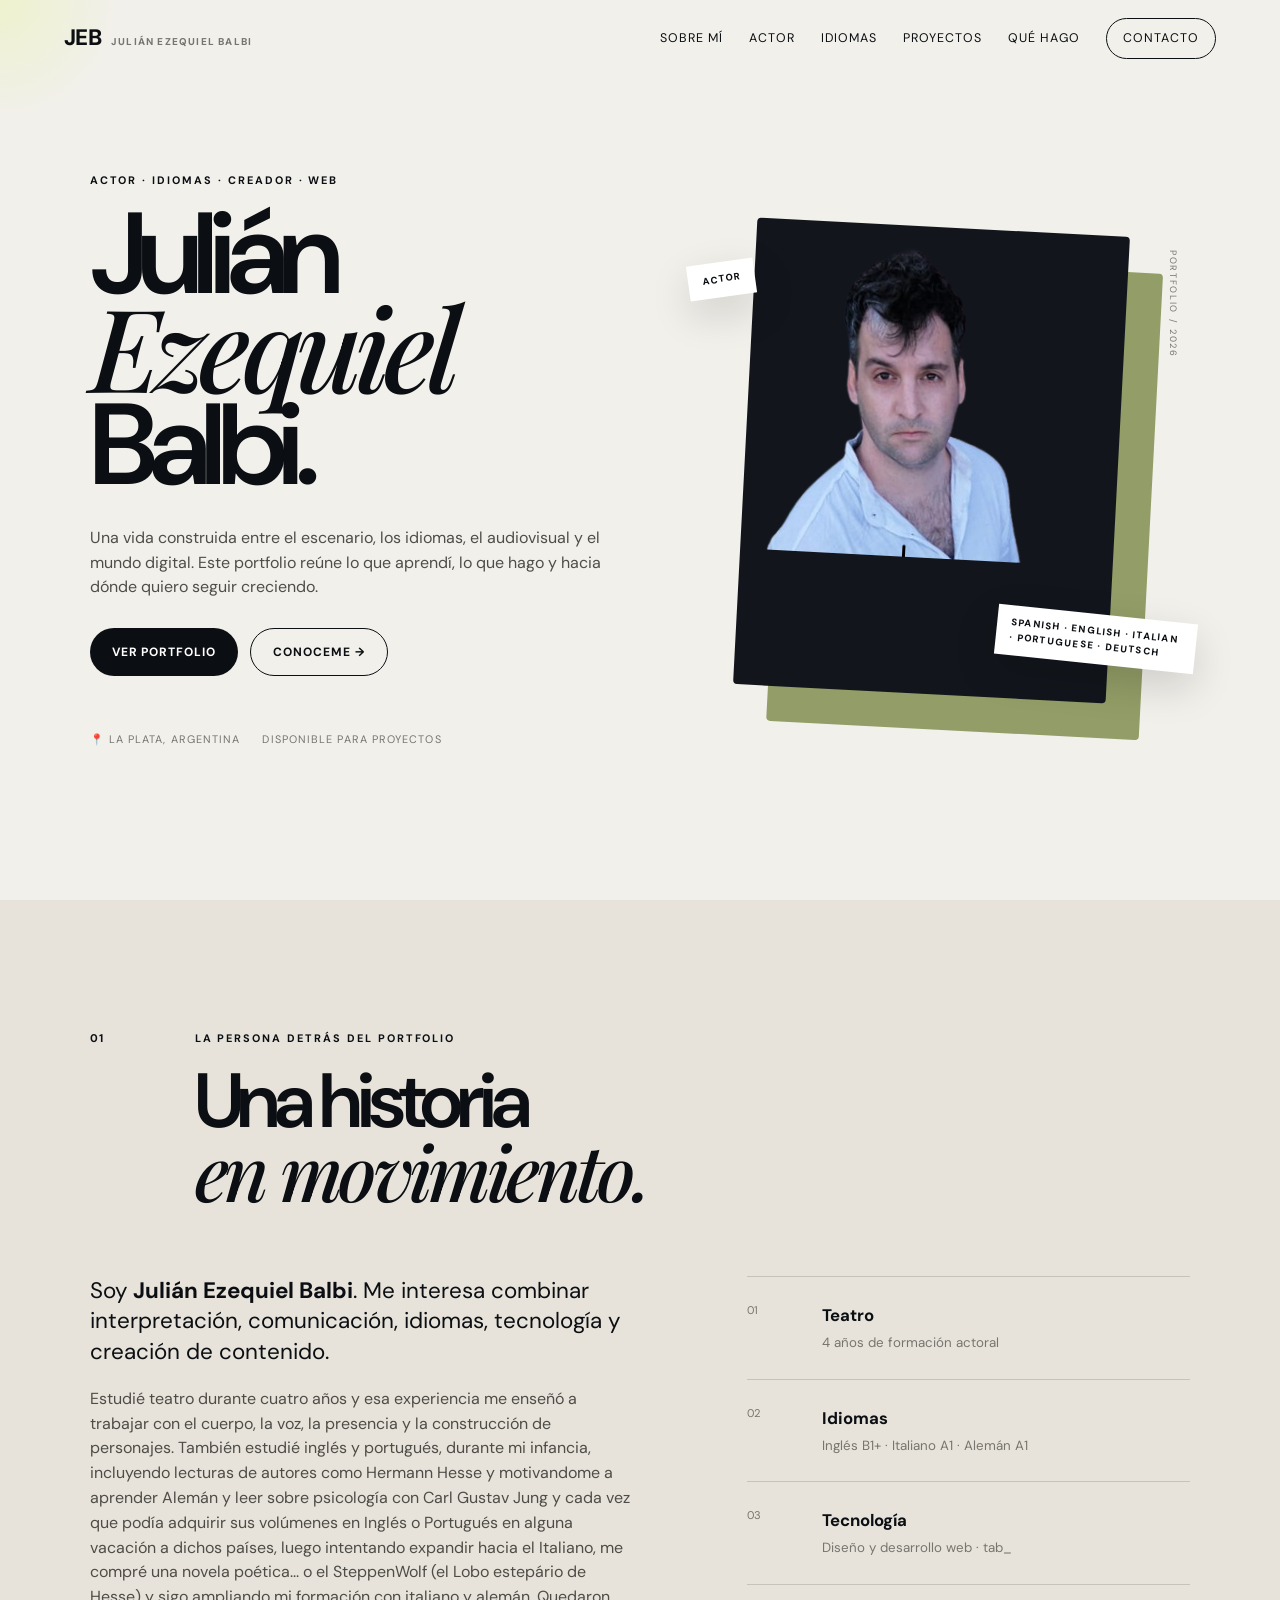
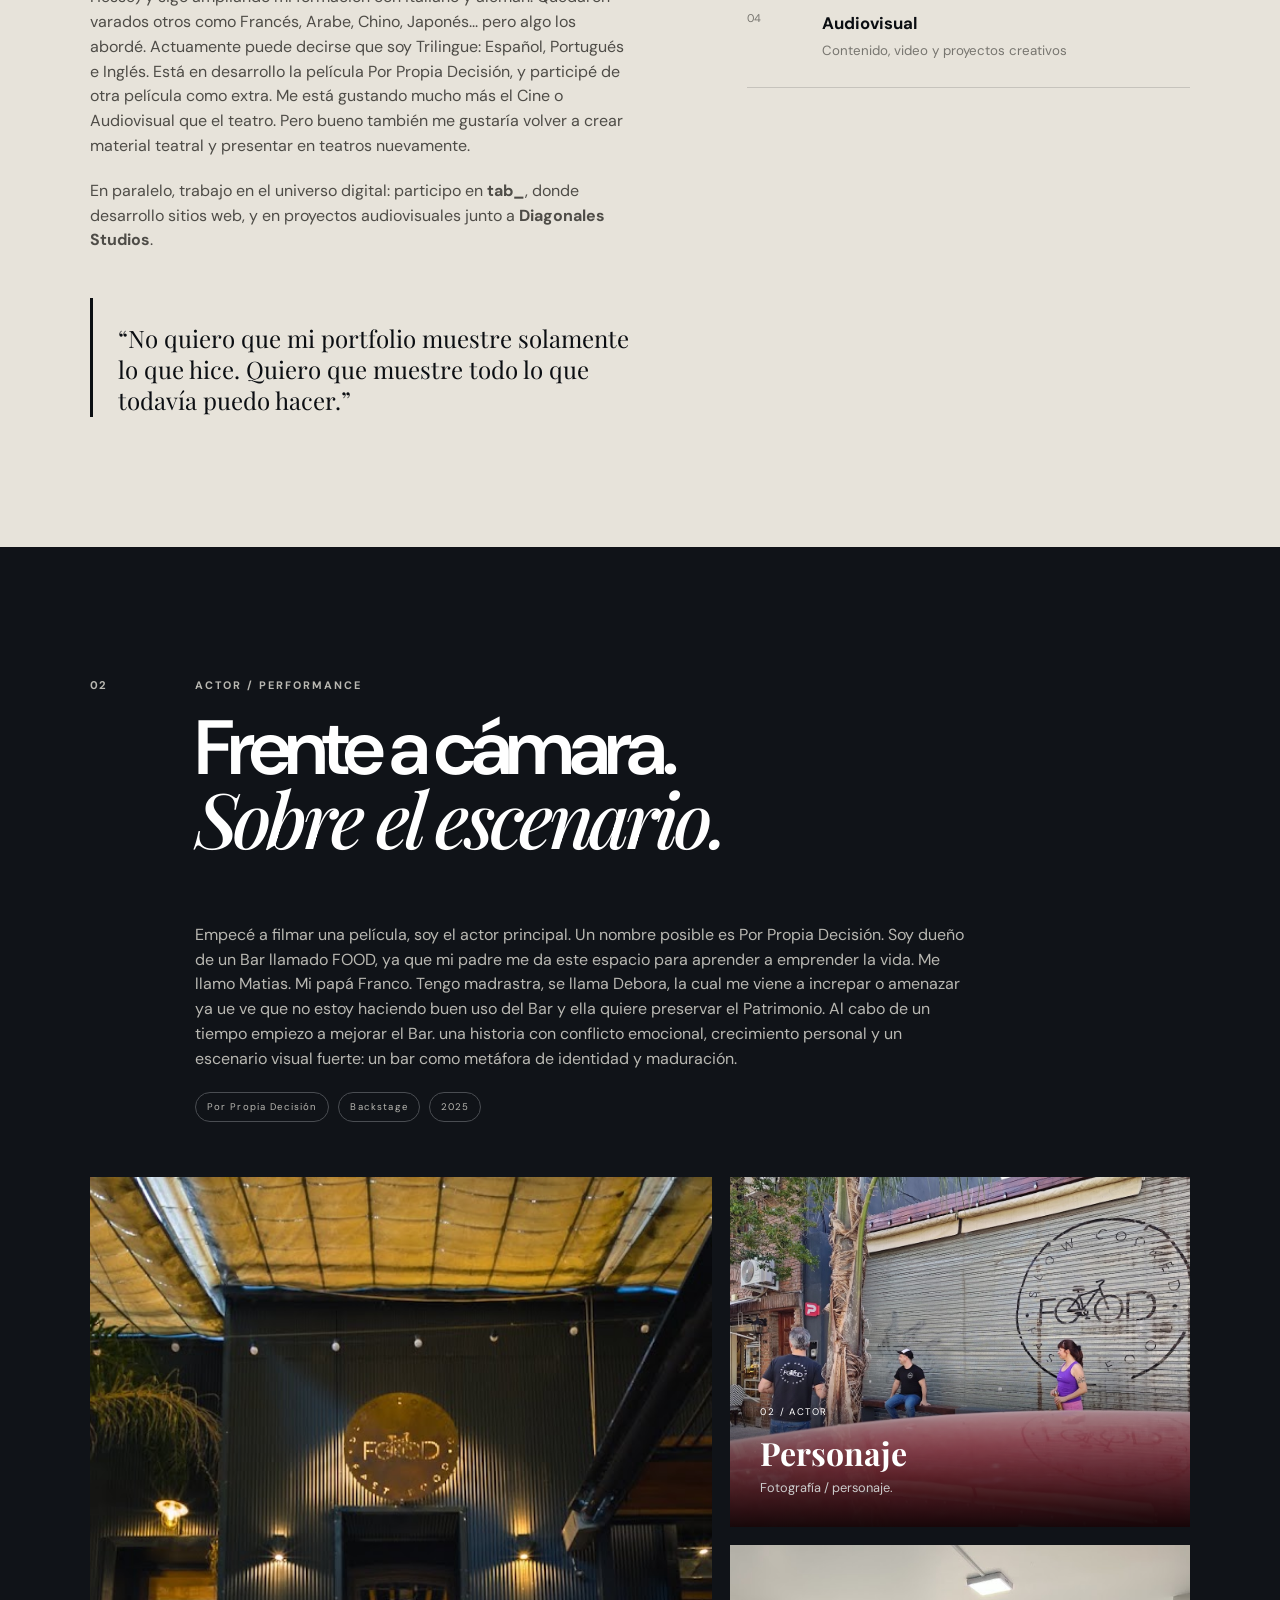
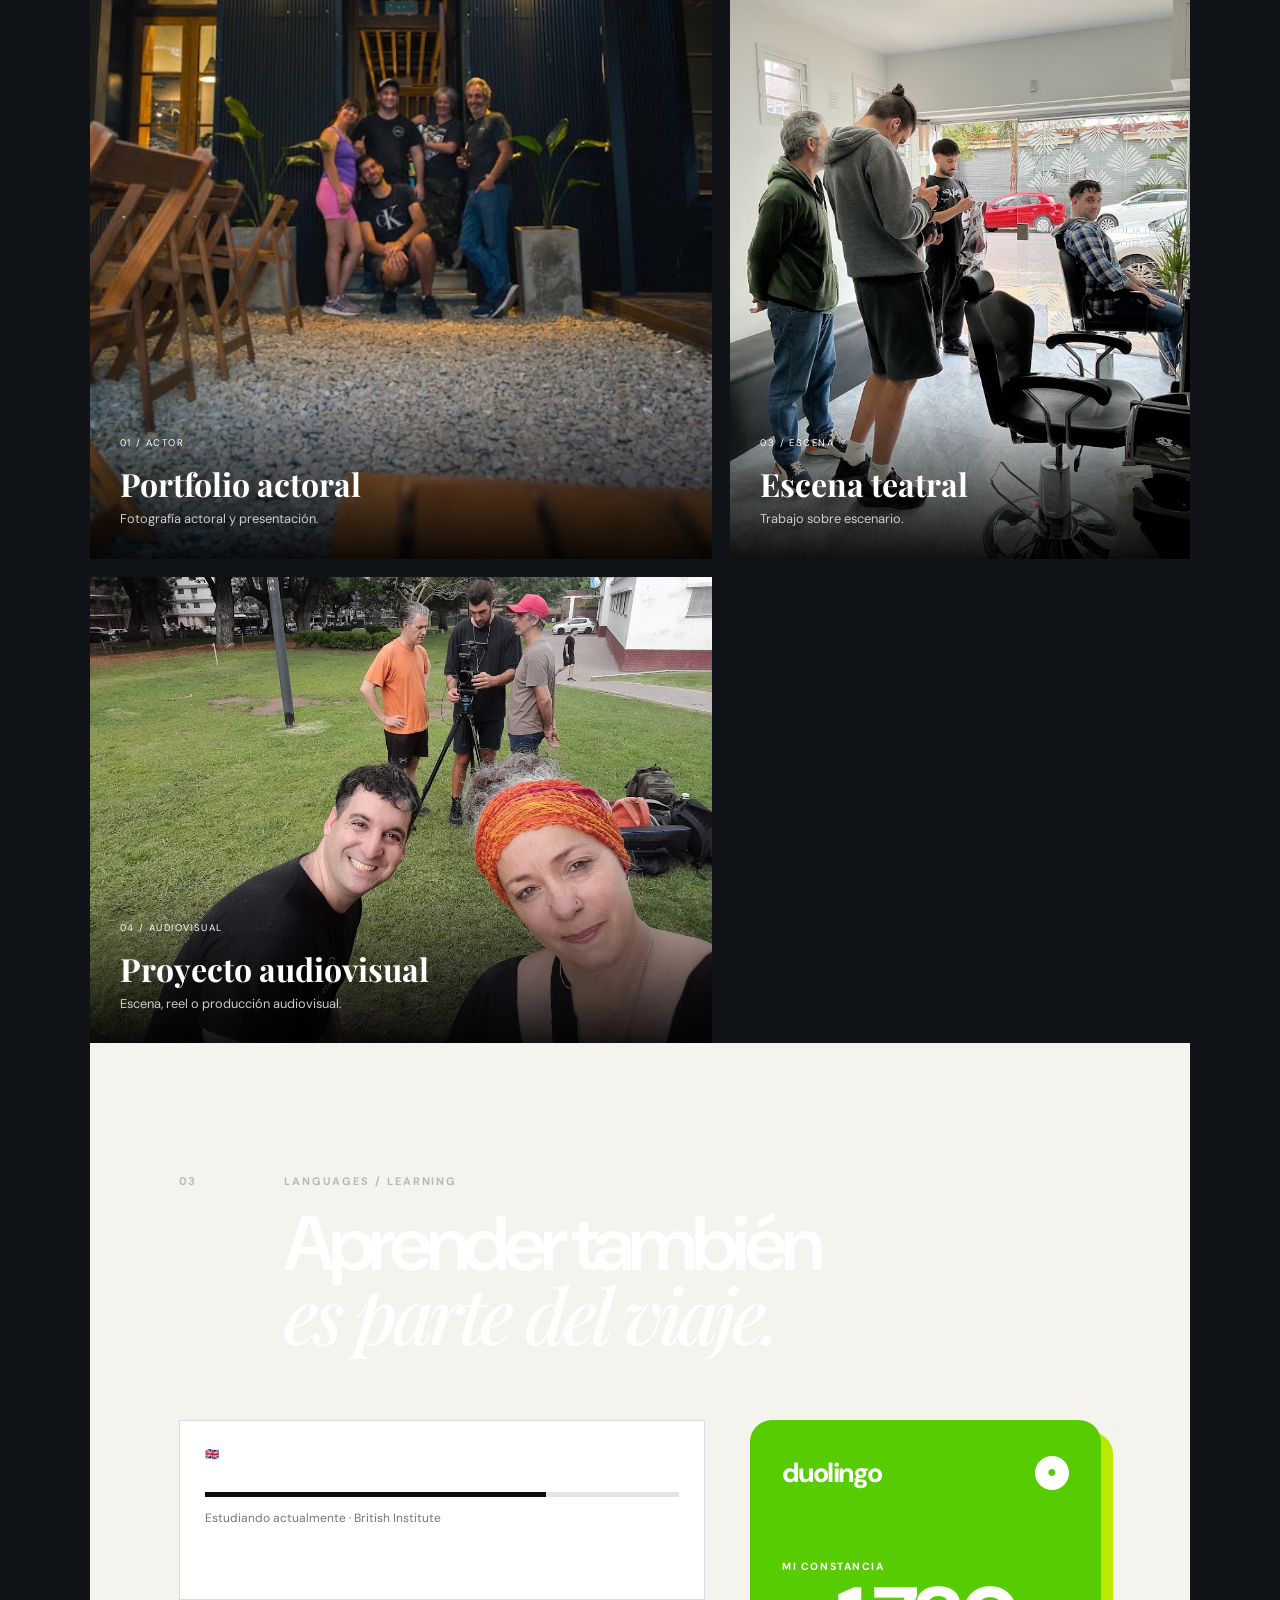
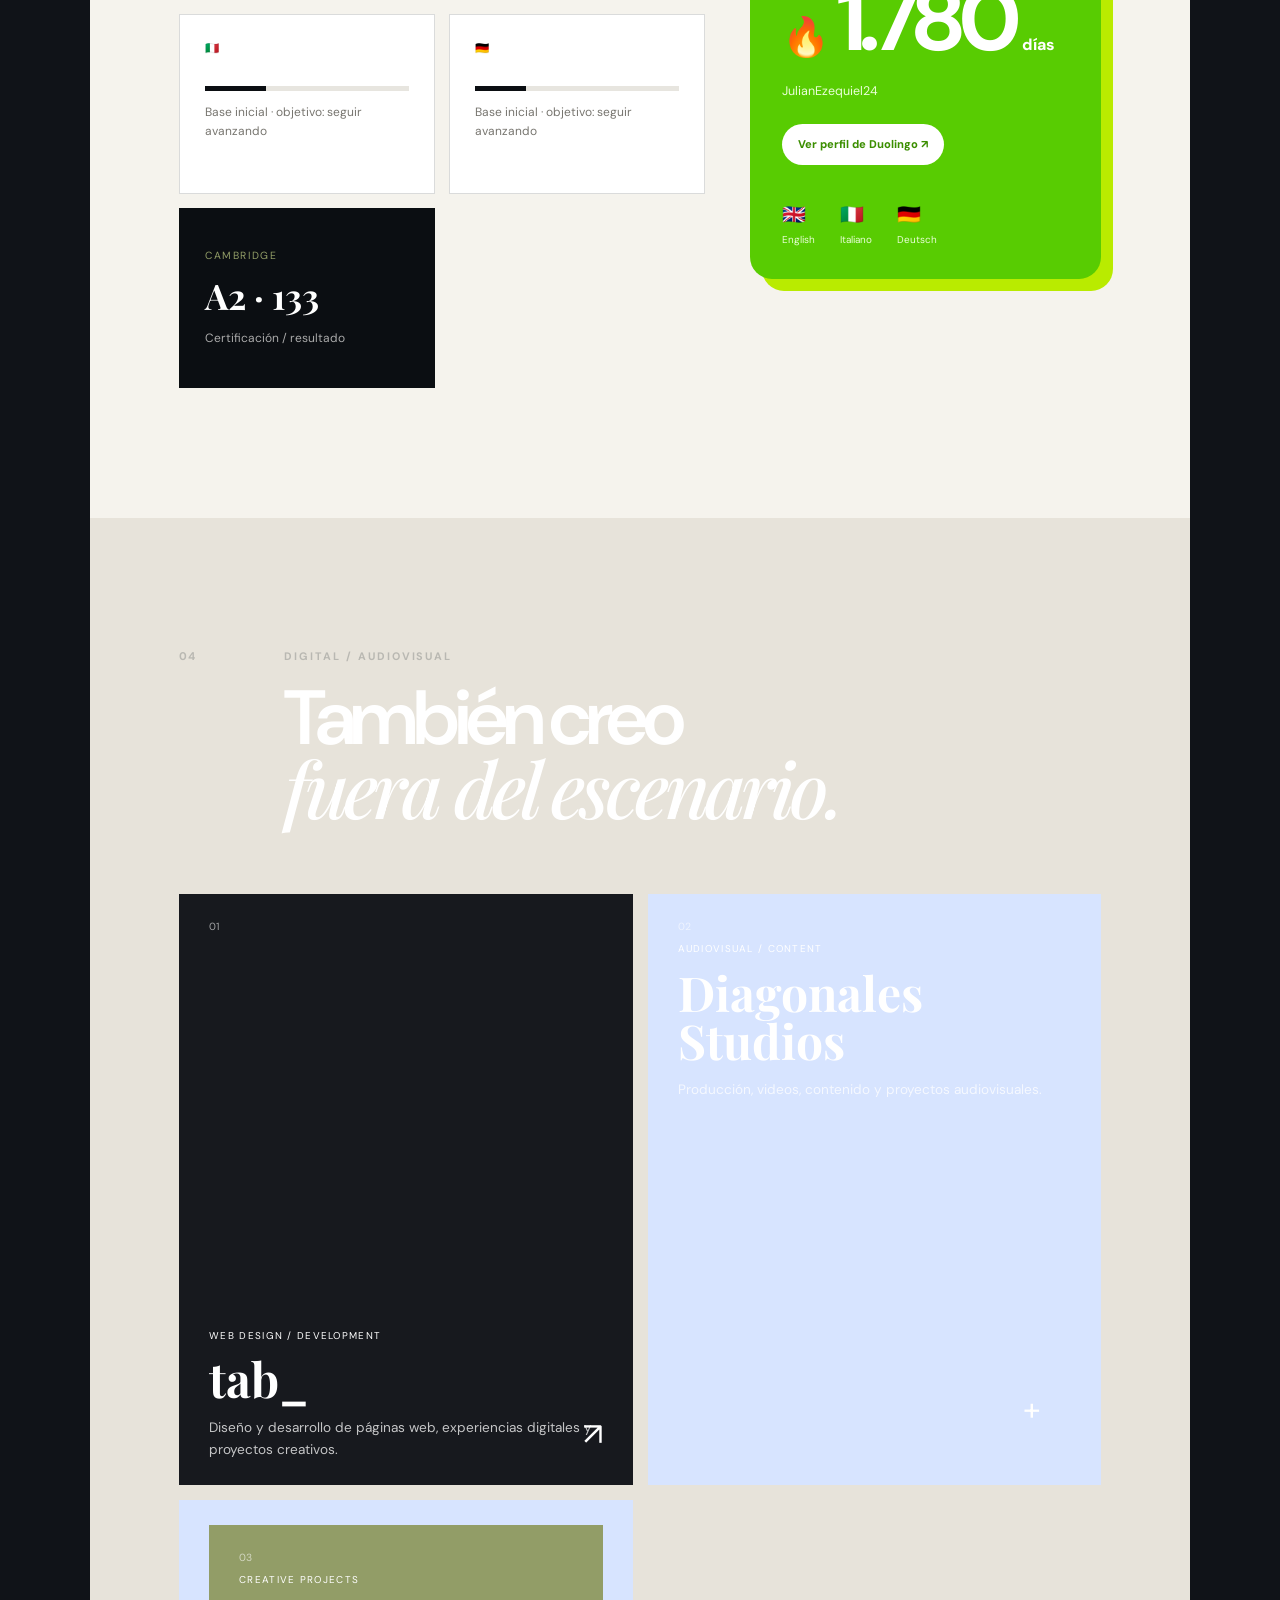
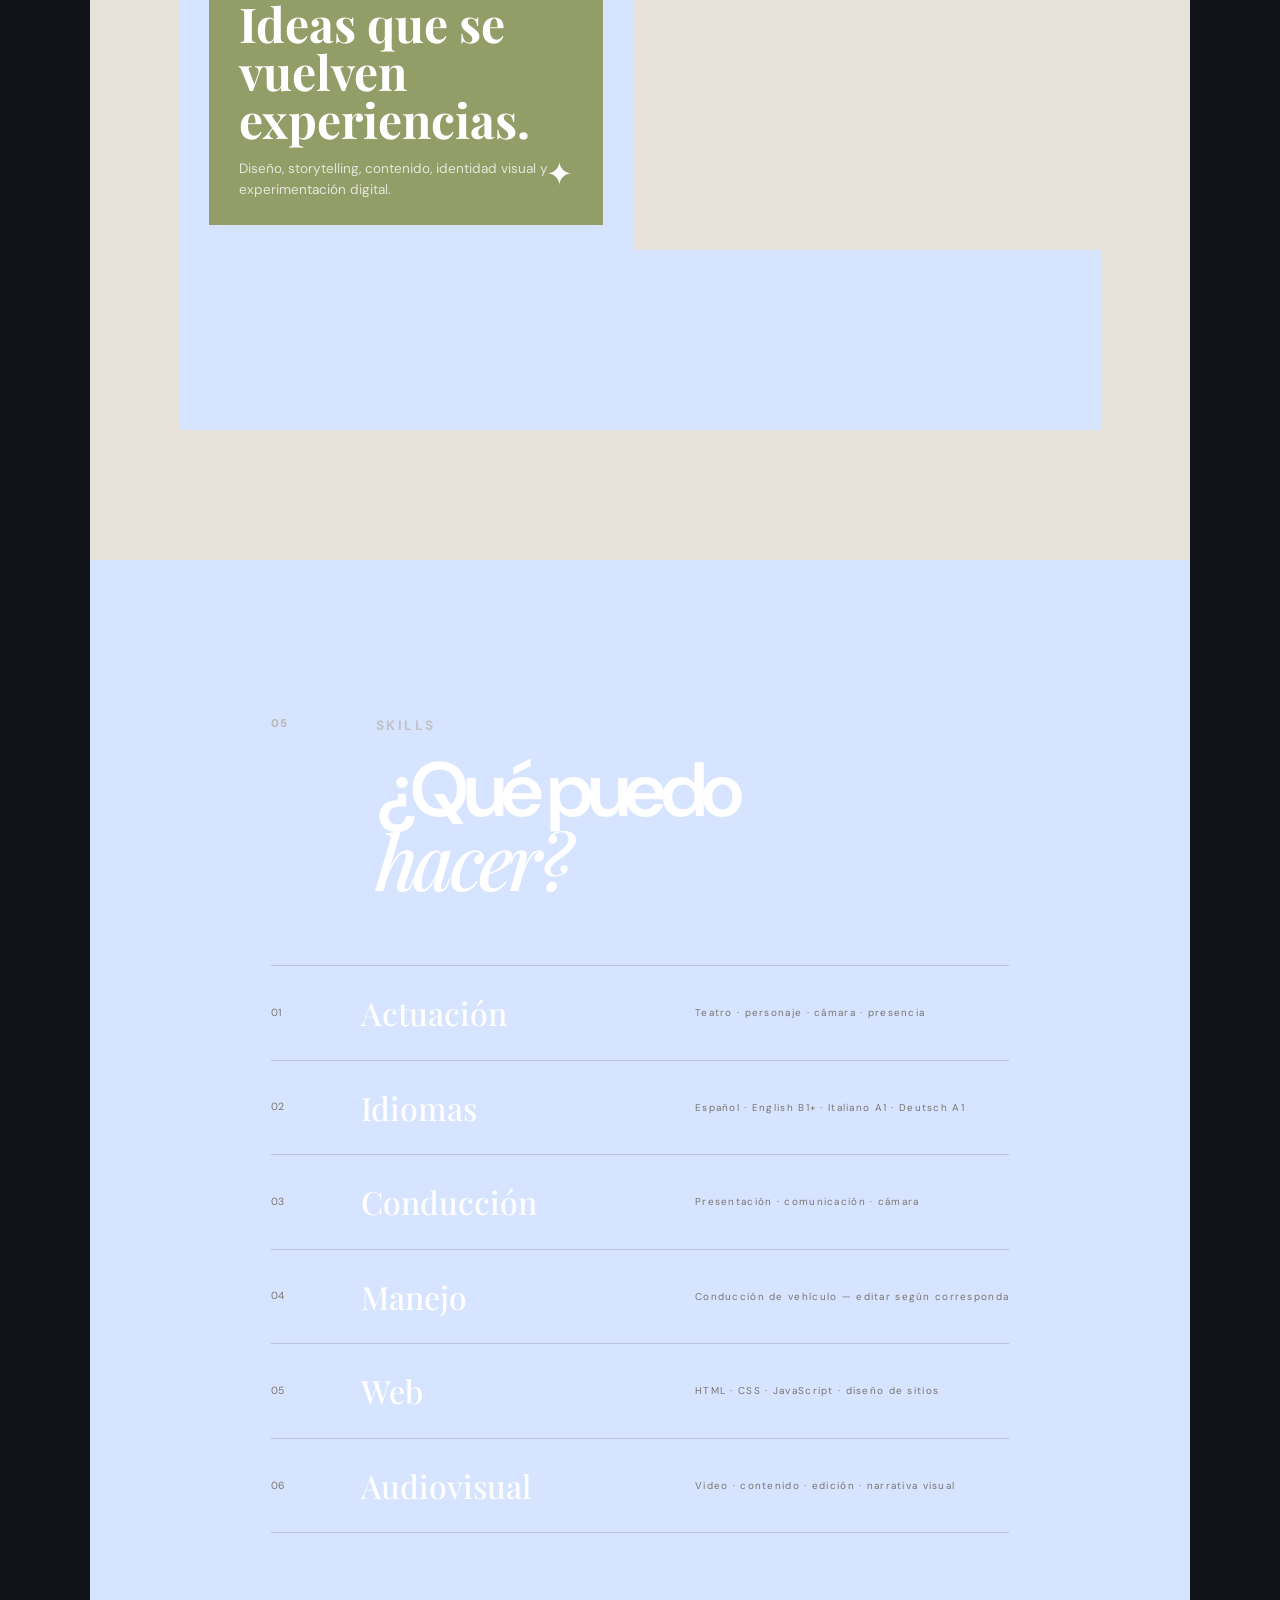
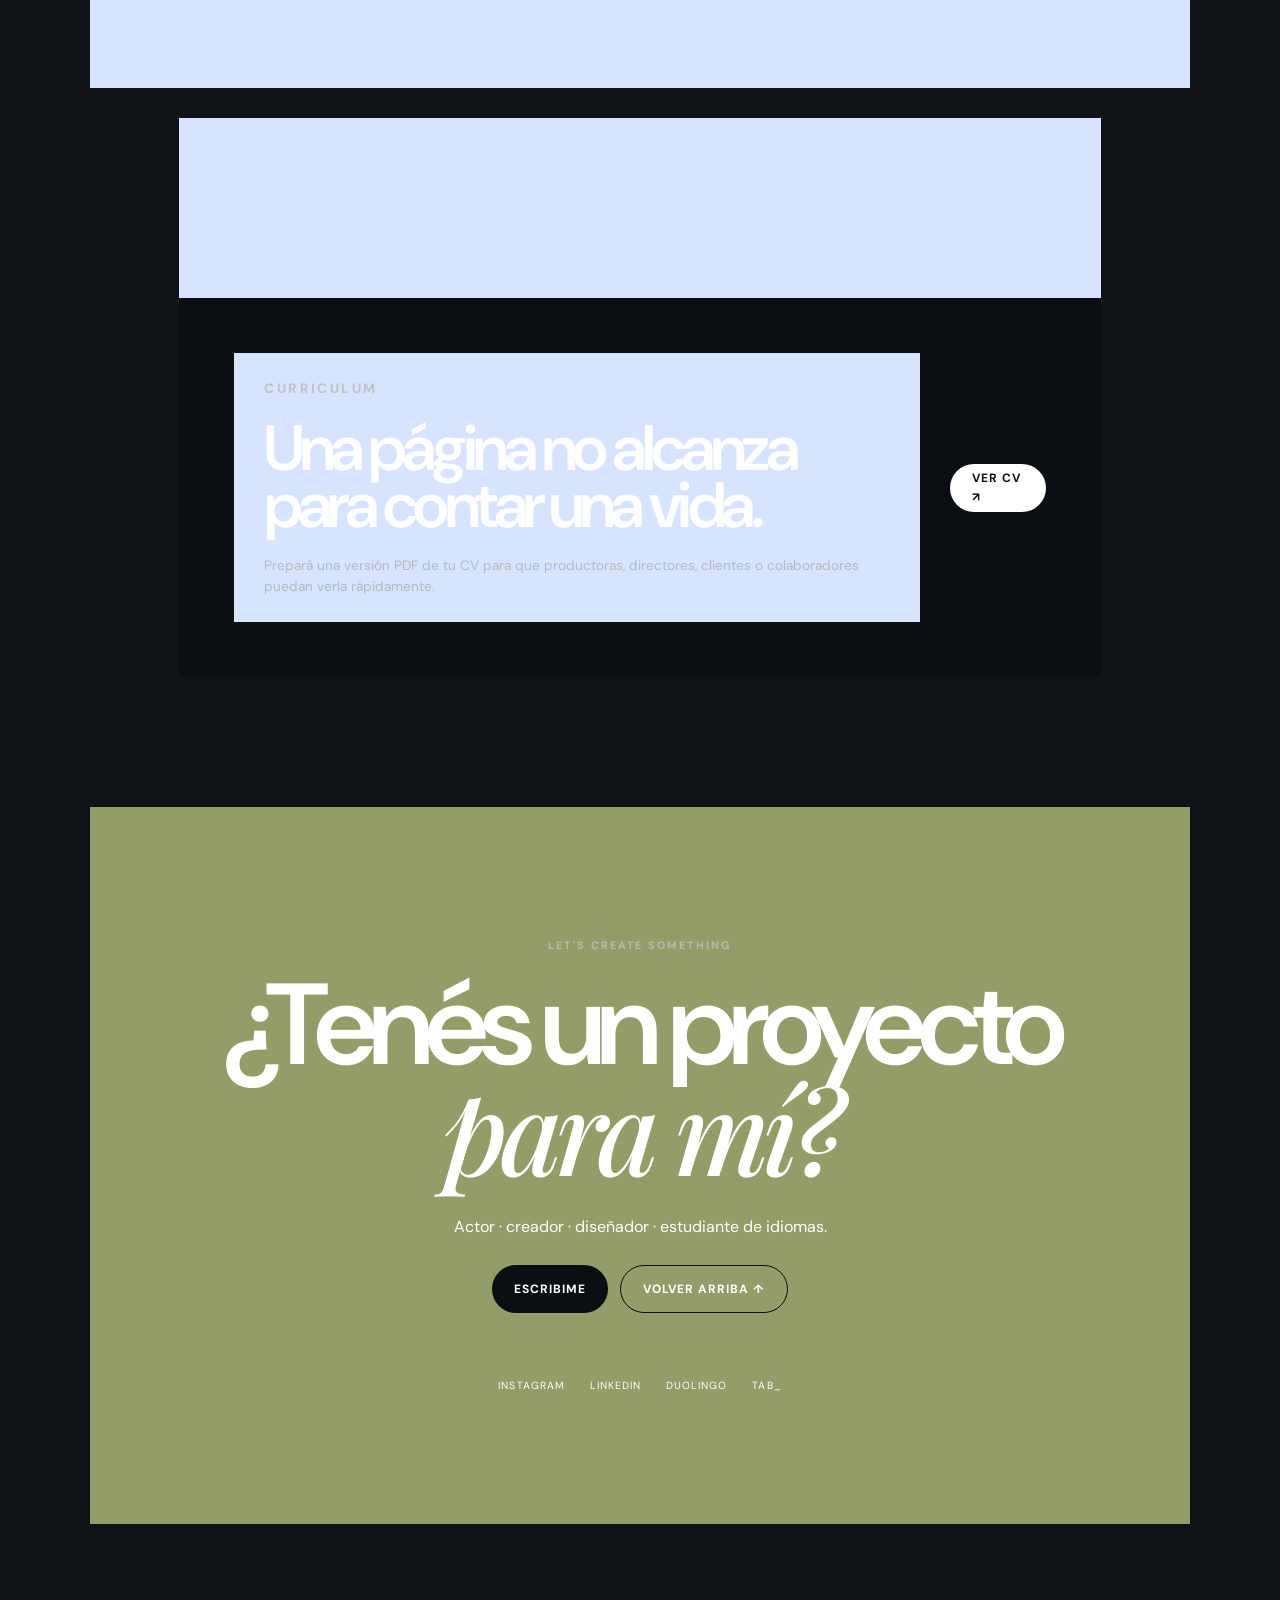
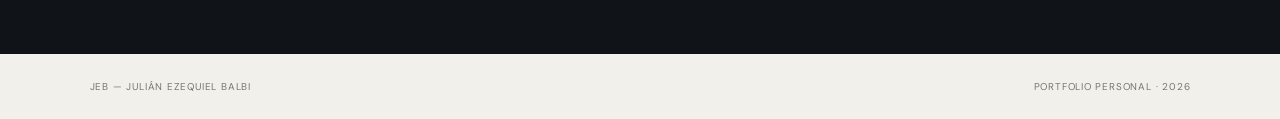
<file: index.html>
<!DOCTYPE html>
<html lang="es">
<head>
  <meta charset="UTF-8">
  <meta name="viewport" content="width=device-width, initial-scale=1.0">
  <meta name="description" content="Portfolio personal de Julián Ezequiel Balbi — actor, estudiante de idiomas, creador de contenido y diseñador web.">
  <title>Julián Ezequiel Balbi — Portfolio</title>
  <link rel="preconnect" href="https://fonts.googleapis.com">
  <link rel="preconnect" href="https://fonts.gstatic.com" crossorigin>
  <link href="https://fonts.googleapis.com/css2?family=DM+Sans:wght@400;500;600;700&family=Playfair+Display:wght@500;600;700&display=swap" rel="stylesheet">
  <link rel="stylesheet" href="style.css">
</head>

<body>
  <div class="cursor-glow" aria-hidden="true"></div>

  <header class="site-header">
    <a class="brand" href="#inicio" aria-label="Ir al inicio">
      <span>JEB</span><small>Julián Ezequiel Balbi</small>
    </a>

    <button class="menu-toggle" aria-label="Abrir menú" aria-expanded="false">☰</button>

    <nav class="nav" aria-label="Navegación principal">
      <a href="#sobre-mi">Sobre mí</a>
      <a href="#actor">Actor</a>
      <a href="#idiomas">Idiomas</a>
      <a href="#proyectos">Proyectos</a>
      <a href="#habilidades">Qué hago</a>
      <a class="nav-cta" href="#contacto">Contacto</a>
    </nav>
  </header>

  <main>
    <!-- HERO -->
    <section id="inicio" class="hero section">
      <div class="hero-copy reveal">
        <p class="eyebrow">ACTOR · IDIOMAS · CREADOR · WEB</p>
        <h1>Julián<br><em>Ezequiel</em><br>Balbi.</h1>
        <p class="hero-text">
          Una vida construida entre el escenario, los idiomas, el audiovisual
          y el mundo digital. Este portfolio reúne lo que aprendí, lo que hago
          y hacia dónde quiero seguir creciendo.
        </p>

        <div class="hero-actions">
          <a class="btn btn-primary" href="#actor">Ver portfolio</a>
          <a class="btn btn-ghost" href="#sobre-mi">Conoceme →</a>
        </div>

        <div class="hero-meta">
          <span>📍 La Plata, Argentina</span>
          <span>Disponible para proyectos</span>
        </div>
      </div>

      <div class="hero-visual reveal">
        <div class="portrait-frame">
  <img src="assets/yo.png" alt="Julián Ezequiel Balbi">
</div>
        <div class="floating-note note-one">ACTOR</div>
        <div class="floating-note note-two">SPANISH · ENGLISH · ITALIAN · PORTUGUESE · DEUTSCH</div>
        <div class="vertical-label">PORTFOLIO / 2026</div>
      </div>
    </section>

    <!-- SOBRE MI -->
    <section id="sobre-mi" class="section about">
      <div class="section-heading reveal">
        <span class="section-number">01</span>
        <div>
          <p class="eyebrow">LA PERSONA DETRÁS DEL PORTFOLIO</p>
          <h2>Una historia<br><em>en movimiento.</em></h2>
        </div>
      </div>

      <div class="about-grid">
        <div class="about-copy reveal">
          <p class="lead">
            Soy <strong>Julián Ezequiel Balbi</strong>. Me interesa combinar
            interpretación, comunicación, idiomas, tecnología y creación de contenido.
          </p>
          <p>
            Estudié teatro durante cuatro años y esa experiencia me enseñó a trabajar
            con el cuerpo, la voz, la presencia y la construcción de personajes.
            También estudié inglés y portugués, durante mi infancia, incluyendo lecturas de autores como Hermann Hesse y motivandome a aprender Alemán y leer sobre psicología con Carl Gustav Jung y cada vez que podía adquirir sus volúmenes en Inglés o Portugués en alguna vacación a dichos países, luego intentando expandir hacia el Italiano, me compré una novela poética... o el SteppenWolf (el Lobo estepário de Hesse) y sigo ampliando mi formación con italiano y alemán. Quedaron varados otros como Francés, Arabe, Chino, Japonés... pero algo los abordé.
            Actuamente puede decirse que soy Trilingue: Español, Portugués e Inglés.
            Está en desarrollo la película Por Propia Decisión, y participé de otra película como extra. Me está gustando mucho más el Cine o Audiovisual que el teatro. Pero bueno también me gustaría volver a crear material teatral y presentar en teatros nuevamente.
          </p>
          <p>
            En paralelo, trabajo en el universo digital: participo en <strong>tab_</strong>,
            donde desarrollo sitios web, y en proyectos audiovisuales junto a
            <strong>Diagonales Studios</strong>.
          </p>
          <blockquote>
            “No quiero que mi portfolio muestre solamente lo que hice.
            Quiero que muestre todo lo que todavía puedo hacer.”
          </blockquote>
        </div>

        <div class="timeline reveal">
          <div class="timeline-item">
            <span>01</span>
            <div><strong>Teatro</strong><small>4 años de formación actoral</small></div>
          </div>
          <div class="timeline-item">
            <span>02</span>
            <div><strong>Idiomas</strong><small>Inglés B1+ · Italiano A1 · Alemán A1</small></div>
          </div>
          <div class="timeline-item">
            <span>03</span>
            <div><strong>Tecnología</strong><small>Diseño y desarrollo web · tab_</small></div>
          </div>
          <div class="timeline-item">
            <span>04</span>
            <div><strong>Audiovisual</strong><small>Contenido, video y proyectos creativos</small></div>
          </div>
        </div>
      </div>
    </section>

    <!-- ACTOR -->
    <section id="actor" class="section actor-section">
      <div class="section-heading reveal">
        <span class="section-number">02</span>
        <div>
          <p class="eyebrow">ACTOR / PERFORMANCE</p>
          <h2>Frente a cámara.<br><em>Sobre el escenario.</em></h2>
        </div>
      </div>

      <div class="actor-intro reveal">
        <p>
Empecé a filmar una película, soy el actor principal. Un nombre posible es Por Propia Decisión. Soy dueño de un Bar llamado FOOD, ya que mi padre me da este espacio para aprender a emprender la vida. Me llamo Matias. Mi papá Franco. Tengo madrastra, se llama Debora, la cual me viene a increpar o amenazar ya ue ve que no estoy haciendo buen uso del Bar y ella quiere preservar el Patrimonio.

Al cabo de un tiempo empiezo a mejorar el Bar.
una historia con conflicto emocional, crecimiento personal y un escenario visual fuerte: un bar como metáfora de identidad y maduración.
        </p>
        <span class="tag">Por Propia Decisión</span>
        <span class="tag">Backstage</span>
        <span class="tag">2025</span>
      </div>

      <div id="actorGallery" class="portfolio-grid">

  <!-- FOTO 1 -->
  <article class="portfolio-card large reveal">
    <img src="assets/actor-00.jpg" alt="Julián Ezequiel Balbi - Portfolio actoral">
    <div class="card-overlay">
      <span>01 / ACTOR</span>
      <h3>Portfolio actoral</h3>
      <p>Fotografía actoral y presentación.</p>
    </div>
  </article>

  <!-- FOTO 2 -->
  <article class="portfolio-card reveal">
    <img src="assets/actor-02.jpg" alt="Julián Ezequiel Balbi - Actor">
    <div class="card-overlay">
      <span>02 / ACTOR</span>
      <h3>Personaje</h3>
      <p>Fotografía / personaje.</p>
    </div>
  </article>

  <!-- FOTO 3 -->
  <article class="portfolio-card reveal">
    <img src="assets/actor-03.jpg" alt="Julián Ezequiel Balbi - Escena">
    <div class="card-overlay">
      <span>03 / ESCENA</span>
      <h3>Escena teatral</h3>
      <p>Trabajo sobre escenario.</p>
    </div>
  </article>

  <!-- FOTO / REEL 4 -->
  <article class="portfolio-card wide reveal">
    <img src="assets/actor-04.jpg" alt="Julián Ezequiel Balbi - Proyecto audiovisual">
    <div class="card-overlay">
      <span>04 / AUDIOVISUAL</span>
      <h3>Proyecto audiovisual</h3>
      <p>Escena, reel o producción audiovisual.</p>
    </div>
  </article>

</div>

    <!-- IDIOMAS / DUOLINGO -->
    <section id="idiomas" class="section languages-section">
      <div class="section-heading reveal">
        <span class="section-number">03</span>
        <div>
          <p class="eyebrow">LANGUAGES / LEARNING</p>
          <h2>Aprender también<br><em>es parte del viaje.</em></h2>
        </div>
      </div>

      <div class="languages-layout">
        <div class="language-cards reveal">
          <div class="language-card main-language">
            <div class="lang-top"><span>🇬🇧 ENGLISH</span><b>B1+</b></div>
            <div class="meter"><i style="width: 72%"></i></div>
            <p>Estudiando actualmente · British Institute</p>
            <a href="https://www.cambridgeenglish.org/es/" target="_blank" rel="noopener">Cambridge English ↗</a>
          </div>

          <div class="language-card">
            <div class="lang-top"><span>🇮🇹 ITALIANO</span><b>A1</b></div>
            <div class="meter"><i style="width: 30%"></i></div>
            <p>Base inicial · objetivo: seguir avanzando</p>
          </div>

          <div class="language-card">
            <div class="lang-top"><span>🇩🇪 DEUTSCH</span><b>A1</b></div>
            <div class="meter"><i style="width: 25%"></i></div>
            <p>Base inicial · objetivo: seguir avanzando</p>
          </div>

          <div class="certificate-card">
            <span>CAMBRIDGE</span>
            <strong>A2 · 133</strong>
            <small>Certificación / resultado</small>
          </div>
        </div>

        <div class="duolingo-card reveal">
          <div class="duo-header">
            <span class="duo-logo">duolingo</span>
            <span class="duo-leaf">●</span>
          </div>

          <p class="duo-kicker">MI CONSTANCIA</p>
          <div class="streak">
            <span class="flame">🔥</span>
            <strong id="streakNumber">000</strong>
            <span>días</span>
          </div>
          <p class="duo-copy">
JulianEzequiel24          </p>
          <a class="duo-button" href="https://www.duolingo.com/profile/JulianEzequiel24" target="_blank" rel="noopener">
            Ver perfil de Duolingo ↗
          </a>
          <div class="duo-stat-row">
            <div><b>🇬🇧</b><small>English</small></div>
            <div><b>🇮🇹</b><small>Italiano</small></div>
            <div><b>🇩🇪</b><small>Deutsch</small></div>
          </div>
        </div>
      </div>
    </section>

    <!-- PROYECTOS -->
    <section id="proyectos" class="section projects-section">
      <div class="section-heading reveal">
        <span class="section-number">04</span>
        <div>
          <p class="eyebrow">DIGITAL / AUDIOVISUAL</p>
          <h2>También creo<br><em>fuera del escenario.</em></h2>
        </div>
      </div>

      <div class="project-grid">
        <a class="project-card tab-project reveal" href="https://tab.ar/" target="_blank" rel="noopener">
          <span class="project-index">01</span>
          <div>
            <small>WEB DESIGN / DEVELOPMENT</small>
            <h3>tab_</h3>
            <p>Diseño y desarrollo de páginas web, experiencias digitales y proyectos creativos.</p>
          </div>
          <span class="project-arrow">↗</span>
        </a>

        <div class="project-card diagonal-project reveal">
          <span class="project-index">02</span>
          <div>
            <small>AUDIOVISUAL / CONTENT</small>
            <h3>Diagonales Studios</h3>
            <p>Producción, videos, contenido y proyectos audiovisuales.</p>
            <a class="project-card diagonal-project reveal"   href="https://diagonales-studios.tab.ar/"   target="_blank"   rel="noopener">
          </div>
          <span class="project-arrow">+</span>
        </div>

        <div class="project-card creative-project reveal">
          <span class="project-index">03</span>
          <div>
            <small>CREATIVE PROJECTS</small>
            <h3>Ideas que se vuelven experiencias.</h3>
            <p>Diseño, storytelling, contenido, identidad visual y experimentación digital.</p>
          </div>
          <span class="project-arrow">✦</span>
        </div>
      </div>
    </section>

    <!-- HABILIDADES -->
    <section id="habilidades" class="section skills-section">
      <div class="section-heading reveal">
        <span class="section-number">05</span>
        <div>
          <p class="eyebrow">SKILLS</p>
          <h2>¿Qué puedo<br><em>hacer?</em></h2>
        </div>
      </div>

      <div class="skills-list reveal">
        <div class="skill"><span>01</span><strong>Actuación</strong><small>Teatro · personaje · cámara · presencia</small></div>
        <div class="skill"><span>02</span><strong>Idiomas</strong><small>Español · English B1+ · Italiano A1 · Deutsch A1</small></div>
        <div class="skill"><span>03</span><strong>Conducción</strong><small>Presentación · comunicación · cámara</small></div>
        <div class="skill"><span>04</span><strong>Manejo</strong><small>Conducción de vehículo — editar según corresponda</small></div>
        <div class="skill"><span>05</span><strong>Web</strong><small>HTML · CSS · JavaScript · diseño de sitios</small></div>
        <div class="skill"><span>06</span><strong>Audiovisual</strong><small>Video · contenido · edición · narrativa visual</small></div>
      </div>
    </section>

    <!-- CV -->
    <section class="section cv-section">
      <div class="cv-panel reveal">
        <div>
          <p class="eyebrow">CURRICULUM</p>
          <h2>Una página no alcanza para contar una vida.</h2>
          <p>
            Prepará una versión PDF de tu CV para que productoras, directores,
            clientes o colaboradores puedan verla rápidamente.
          </p>
        </div>
        <a class="btn btn-light" href="assets/CV-Julian-Balbi.pdf" target="_blank">Ver CV ↗</a>
      </div>
    </section>

    <!-- CONTACTO -->
    <section id="contacto" class="section contact-section">
      <div class="contact-inner reveal">
        <p class="eyebrow">LET'S CREATE SOMETHING</p>
        <h2>¿Tenés un proyecto<br><em>para mí?</em></h2>
        <p>Actor · creador · diseñador · estudiante de idiomas.</p>

        <div class="contact-actions">
          <a class="btn btn-primary" href="mailto:tuemail@ejemplo.com">Escribime</a>
          <a class="btn btn-ghost" href="#inicio">Volver arriba ↑</a>
        </div>

        <div class="social-links">
          <a href="#" aria-label="Instagram">Instagram</a>
          <a href="#" aria-label="LinkedIn">LinkedIn</a>
          <a href="https://www.duolingo.com/profile/JulianEzequiel24" target="_blank" rel="noopener">Duolingo</a>
          <a href="https://tab.ar/" target="_blank" rel="noopener">tab_</a>
        </div>
      </div>
    </section>
  </main>

  <footer>
    <span>JEB — Julián Ezequiel Balbi</span>
    <span>Portfolio personal · 2026</span>
  </footer>

  <script src="script.js"></script>
</body>
</html>
</file>
<file: style.css>
* {
  box-sizing: border-box;
  margin: 0;
  padding: 0;
}

:root {
  --ink: #0b0e12;
  --paper: #f2f0eb;
  --paper-2: #e7e3da;
  --muted: #77756f;
  --line: rgba(11, 14, 18, .15);
  --lime: #929d67;
  --green: #58cc02;
  --green-dark: #3b8e00;
  --white: #fff;
  --serif: "Playfair Display", Georgia, serif;
  --sans: "DM Sans", Arial, sans-serif;
}

html {
  scroll-behavior: smooth;
  scroll-padding-top: 90px;
}

body {
  font-family: var(--sans);
  background: var(--paper);
  color: var(--ink);
  line-height: 1.55;
  overflow-x: hidden;
}

a { color: inherit; text-decoration: none; }
img { max-width: 100%; display: block; }

.cursor-glow {
  width: 260px;
  height: 260px;
  border-radius: 50%;
  position: fixed;
  pointer-events: none;
  background: radial-gradient(circle, rgba(216,255,53,.16), transparent 65%);
  transform: translate(-50%, -50%);
  z-index: 0;
  transition: left .12s ease, top .12s ease;
}

.site-header {
  position: fixed;
  top: 0;
  left: 0;
  width: 100%;
  height: 78px;
  z-index: 100;
  display: flex;
  align-items: center;
  justify-content: space-between;
  padding: 0 5vw;
  border-bottom: 1px solid transparent;
  transition: .3s ease;
}

.site-header.scrolled {
  background: rgba(242,240,235,.9);
  backdrop-filter: blur(18px);
  border-color: var(--line);
}

.brand {
  display: flex;
  align-items: baseline;
  gap: 10px;
  font-weight: 800;
  letter-spacing: -.04em;
}

.brand > span { font-size: 1.4rem; }
.brand small { font-size: .62rem; letter-spacing: .12em; text-transform: uppercase; color: var(--muted); }

.nav { display: flex; align-items: center; gap: 26px; font-size: .78rem; text-transform: uppercase; letter-spacing: .08em; }
.nav a { position: relative; }
.nav a:not(.nav-cta)::after {
  content: "";
  position: absolute;
  height: 1px;
  width: 0;
  left: 0;
  bottom: -6px;
  background: currentColor;
  transition: width .3s;
}
.nav a:hover::after { width: 100%; }
.nav-cta { padding: 10px 16px; border: 1px solid var(--ink); border-radius: 100px; }

.menu-toggle { display: none; border: 0; background: transparent; font-size: 1.4rem; }

.section {
  position: relative;
  z-index: 1;
  padding: 130px 7vw;
  max-width: 1500px;
  margin: auto;
}

.hero {
  min-height: 100vh;
  display: grid;
  grid-template-columns: 1fr 1fr;
  gap: 5vw;
  align-items: center;
  padding-top: 150px;
}

.eyebrow {
  font-size: .68rem;
  letter-spacing: .18em;
  font-weight: 700;
  text-transform: uppercase;
  margin-bottom: 20px;
}

.hero h1 {
  font-size: clamp(4rem, 9vw, 8.8rem);
  line-height: .79;
  letter-spacing: -.075em;
  font-weight: 600;
}

.hero h1 em,
h2 em {
  font-family: var(--serif);
  font-weight: 500;
  letter-spacing: -.06em;
}

.hero-text {
  max-width: 550px;
  margin: 35px 0 28px;
  color: #4f4d48;
  font-size: 1rem;
}

.hero-actions, .contact-actions { display: flex; gap: 12px; flex-wrap: wrap; }

.btn {
  display: inline-flex;
  align-items: center;
  justify-content: center;
  min-height: 48px;
  padding: 0 22px;
  border-radius: 100px;
  font-size: .75rem;
  font-weight: 700;
  letter-spacing: .08em;
  text-transform: uppercase;
  transition: transform .25s, background .25s, color .25s;
}
.btn:hover { transform: translateY(-3px); }
.btn-primary { background: var(--ink); color: var(--white); }
.btn-ghost { border: 1px solid var(--ink); }
.btn-light { background: var(--white); color: var(--ink); }

.hero-meta { display: flex; gap: 22px; margin-top: 55px; color: var(--muted); font-size: .68rem; text-transform: uppercase; letter-spacing: .1em; flex-wrap: wrap; }

.hero-visual { min-height: 600px; position: relative; display: grid; place-items: center; }
.portrait-frame {
  width: min(72%, 490px);
  aspect-ratio: 4 / 5;
  background: #12161c;
  border-radius: 4px;
  transform: rotate(3deg);
  box-shadow: 35px 35px 0 var(--lime);
  overflow: hidden;
}
.portrait-placeholder {
  width: 100%; height: 100%;
  display: grid; place-content: center; text-align: center;
  color: white;
  background:
    linear-gradient(145deg, rgba(0,0,0,.05), rgba(0,0,0,.7)),
    radial-gradient(circle at 50% 35%, #3d5363 0, #16232e 35%, #090c10 70%);
  letter-spacing: .12em;
}
.portrait-placeholder span { font-size: 2.5rem; line-height: .9; font-weight: 800; }
.portrait-placeholder small { margin-top: 18px; color: #aaa; font-size: .65rem; }
.floating-note {
  position: absolute;
  background: var(--white);
  padding: 10px 14px;
  box-shadow: 0 15px 40px rgba(0,0,0,.15);
  font-size: .6rem;
  font-weight: 800;
  letter-spacing: .13em;
}
.note-one { left: 3%; top: 17%; transform: rotate(-8deg); }
.note-two { right: -1%; bottom: 16%; transform: rotate(6deg); max-width: 200px; }
.vertical-label {
  position: absolute;
  right: 2%;
  top: 15%;
  writing-mode: vertical-rl;
  font-size: .58rem;
  letter-spacing: .18em;
  color: var(--muted);
}

.section-heading {
  display: grid;
  grid-template-columns: 80px 1fr;
  gap: 25px;
  margin-bottom: 65px;
}
.section-number { font-size: .7rem; font-weight: 700; letter-spacing: .1em; }
h2 { font-size: clamp(3rem, 6vw, 6.5rem); line-height: .9; letter-spacing: -.07em; font-weight: 600; }

.about { background: var(--paper-2); max-width: none; }
.about-grid { max-width: 1150px; margin: auto; display: grid; grid-template-columns: 1.1fr .9fr; gap: 9vw; }
.about-copy p { margin-bottom: 20px; color: #4e4c47; }
.about-copy .lead { font-size: 1.4rem; line-height: 1.35; color: var(--ink); }
blockquote { margin-top: 45px; padding: 25px 0 0 25px; border-left: 3px solid var(--ink); font-family: var(--serif); font-size: 1.5rem; line-height: 1.3; }
.timeline { border-top: 1px solid var(--line); }
.timeline-item { display: grid; grid-template-columns: 55px 1fr; gap: 20px; padding: 25px 0; border-bottom: 1px solid var(--line); }
.timeline-item span { font-size: .7rem; color: var(--muted); }
.timeline-item strong { display: block; font-size: 1.05rem; }
.timeline-item small { display: block; margin-top: 5px; color: var(--muted); }

.actor-section { background: #101318; color: white; max-width: none; }
.actor-section .section-number, .actor-section .eyebrow { color: #b9b8b2; }
.actor-intro { max-width: 780px; margin-left: 105px; margin-bottom: 55px; color: #b9b8b2; }
.tag { display: inline-block; border: 1px solid #4a4d52; border-radius: 100px; padding: 7px 11px; margin: 20px 5px 0 0; font-size: .6rem; letter-spacing: .12em; }
.portfolio-grid { max-width: 1180px; margin: auto; display: grid; grid-template-columns: 1.15fr .85fr; gap: 18px; }
.portfolio-card { min-height: 350px; position: relative; overflow: hidden; background: #1b1f25; }
.portfolio-card.large { grid-row: span 2; min-height: 720px; }
.portfolio-card img { width: 100%; height: 100%; object-fit: cover; transition: transform .7s ease; }
.portfolio-card:hover img { transform: scale(1.04); }
.card-overlay {
  position: absolute; left: 0; right: 0; bottom: 0; padding: 30px;
  background: linear-gradient(transparent, rgba(0,0,0,.9));
}
.card-overlay span { font-size: .6rem; letter-spacing: .15em; }
.card-overlay h3 { font-family: var(--serif); font-size: 2rem; margin-top: 5px; }
.card-overlay p { color: #ccc; font-size: .8rem; max-width: 500px; }
.empty-card { height: 100%; min-height: 350px; display: flex; flex-direction: column; justify-content: center; padding: 35px; background: linear-gradient(145deg, #252a31, #12151a); }
.empty-card span { color: var(--lime); font-size: .7rem; margin-bottom: 25px; }
.empty-card strong { font-size: 2rem; line-height: 1; }
.empty-card small { color: #888; margin-top: 12px; }
.empty-card.landscape { min-height: 250px; }

.upload-section { padding-top: 60px; padding-bottom: 60px; }
.upload-box {
  border: 1px dashed #aaa79f;
  padding: 28px;
  display: flex; align-items: center; justify-content: space-between; gap: 25px;
  background: rgba(255,255,255,.35);
}
.upload-box h3 { font-size: 1.5rem; margin-bottom: 5px; }
.upload-box p { max-width: 700px; color: var(--muted); font-size: .82rem; }
.upload-btn { background: var(--ink); color: white; padding: 14px 20px; border-radius: 100px; cursor: pointer; font-size: .72rem; font-weight: 700; white-space: nowrap; }
.preview-grid { display: grid; grid-template-columns: repeat(4, 1fr); gap: 12px; margin-top: 12px; }
.preview-item { aspect-ratio: 1; background: #ddd; overflow: hidden; position: relative; }
.preview-item img { width: 100%; height: 100%; object-fit: cover; }

.languages-section { max-width: none; background: #f5f3ed; }
.languages-layout { max-width: 1180px; margin: auto; display: grid; grid-template-columns: 1.2fr .8fr; gap: 45px; align-items: start; }
.language-cards { display: grid; grid-template-columns: 1fr 1fr; gap: 14px; }
.language-card, .certificate-card { padding: 25px; background: white; border: 1px solid var(--line); min-height: 180px; }
.language-card.main-language { grid-column: span 2; }
.lang-top { display: flex; justify-content: space-between; font-size: .72rem; font-weight: 800; letter-spacing: .1em; }
.lang-top b { font-size: 1rem; }
.meter { height: 5px; background: #e7e5df; margin: 22px 0 12px; }
.meter i { display: block; height: 100%; background: var(--ink); }
.language-card p, .certificate-card small { font-size: .75rem; color: var(--muted); }
.language-card a { display: inline-block; margin-top: 16px; font-size: .7rem; font-weight: 800; text-decoration: underline; }
.certificate-card { background: var(--ink); color: white; display: flex; flex-direction: column; justify-content: center; }
.certificate-card span { color: var(--lime); font-size: .65rem; letter-spacing: .15em; }
.certificate-card strong { font-family: var(--serif); font-size: 2.2rem; margin: 5px 0; }
.certificate-card small { color: #aaa; }

.duolingo-card {
  background: var(--green);
  color: white;
  border-radius: 22px;
  padding: 32px;
  min-height: 430px;
  box-shadow: 12px 12px 0 #b9eb00;
}
.duo-header { display: flex; justify-content: space-between; align-items: center; }
.duo-logo { font-size: 1.7rem; font-weight: 800; letter-spacing: -.07em; }
.duo-leaf { width: 34px; height: 34px; border-radius: 50%; background: white; color: var(--green); display: grid; place-items: center; }
.duo-kicker { margin-top: 65px; font-size: .65rem; font-weight: 800; letter-spacing: .15em; }
.streak { display: flex; align-items: baseline; gap: 7px; margin: 5px 0 15px; }
.streak .flame { font-size: 2.4rem; }
.streak strong { font-size: clamp(4rem, 7vw, 6rem); line-height: .9; letter-spacing: -.07em; }
.streak span:last-child { font-weight: 800; }
.duo-copy { font-size: .78rem; max-width: 340px; color: #eaffd9; }
.duo-button { display: inline-block; margin-top: 22px; padding: 12px 16px; background: white; color: var(--green-dark); border-radius: 100px; font-size: .7rem; font-weight: 800; }
.duo-stat-row { display: flex; gap: 25px; margin-top: 35px; }
.duo-stat-row div { display: grid; gap: 2px; }
.duo-stat-row b { font-size: 1.2rem; }
.duo-stat-row small { font-size: .62rem; color: #eaffd9; }

.projects-section { max-width: none; background: var(--paper-2); }
.project-grid { max-width: 1180px; margin: auto; display: grid; grid-template-columns: 1fr 1fr; gap: 15px; }
.project-card {
  min-height: 180px; padding: 25px 30px; position: relative; overflow: hidden;
  display: flex; flex-direction: column; justify-content: space-between;
  transition: transform .3s;
}
.project-card:hover { transform: translateY(-5px); }
.tab-project { background: #17191e; color: white; }
.diagonal-project { background: #d7e4ff; }
.creative-project { grid-column: span 2; background: var(--lime); }
.project-index { font-size: .65rem; opacity: .6; }
.project-card small { font-size: .62rem; letter-spacing: .13em; }
.project-card h3 { font-family: var(--serif); font-size: 3rem; line-height: 1; margin: 8px 0 15px; max-width: 700px; }
.project-card p { max-width: 570px; opacity: .75; font-size: .85rem; }
.project-arrow { position: absolute; right: 30px; bottom: 25px; font-size: 2rem; }
.inline-link { margin-top: 20px; padding: 0; border: 0; background: transparent; text-decoration: underline; cursor: pointer; font: inherit; }

.skills-section { max-width: none; }
.skills-list { max-width: 1180px; margin: auto; border-top: 1px solid var(--line); }
.skill { display: grid; grid-template-columns: 70px 1fr 1fr; gap: 20px; padding: 22px 0; border-bottom: 1px solid var(--line); align-items: center; }
.skill span { font-size: .65rem; color: var(--muted); }
.skill strong { font-size: clamp(1.4rem, 2.5vw, 2.5rem); font-family: var(--serif); font-weight: 500; }
.skill small { color: var(--muted); }

.cv-section { padding-top: 30px; padding-bottom: 130px; }
.cv-panel { background: var(--ink); color: white; padding: 55px; display: flex; align-items: center; justify-content: space-between; gap: 30px; }
.cv-panel h2 { font-size: clamp(2.5rem, 5vw, 5rem); max-width: 750px; }
.cv-panel p:not(.eyebrow) { color: #aaa; max-width: 650px; margin-top: 20px; }

.contact-section { max-width: none; min-height: 75vh; background: var(--lime); display: grid; place-items: center; text-align: center; }
.contact-inner { width: 100%; }
.contact-inner h2 { font-size: clamp(4rem, 9vw, 9rem); }
.contact-inner > p:not(.eyebrow) { margin: 25px auto; }
.contact-actions { justify-content: center; }
.social-links { display: flex; justify-content: center; gap: 25px; margin-top: 65px; text-transform: uppercase; letter-spacing: .1em; font-size: .65rem; }
.social-links a:hover { text-decoration: underline; }

footer { padding: 25px 7vw; display: flex; justify-content: space-between; gap: 20px; font-size: .62rem; color: var(--muted); text-transform: uppercase; letter-spacing: .08em; }

.reveal { opacity: 0; transform: translateY(25px); transition: opacity .8s ease, transform .8s ease; }
.reveal.visible { opacity: 1; transform: none; }

code { font-family: ui-monospace, SFMono-Regular, Consolas, monospace; background: rgba(0,0,0,.08); padding: 2px 5px; border-radius: 4px; font-size: .9em; }

@media (max-width: 900px) {
  .nav { position: fixed; top: 78px; left: 0; right: 0; background: var(--paper); padding: 25px 7vw; flex-direction: column; align-items: flex-start; gap: 20px; transform: translateY(-130%); transition: transform .3s; border-bottom: 1px solid var(--line); }
  .nav.open { transform: translateY(0); }
  .menu-toggle { display: block; }
  .hero { grid-template-columns: 1fr; min-height: auto; padding-top: 135px; }
  .hero-visual { min-height: 520px; }
  .about-grid, .languages-layout { grid-template-columns: 1fr; }
  .actor-intro { margin-left: 0; }
  .portfolio-grid { grid-template-columns: 1fr 1fr; }
  .portfolio-card.large { grid-row: span 1; min-height: 500px; }
  .languages-layout { gap: 30px; }
}

@media (max-width: 650px) {
  .site-header { padding: 0 5vw; }
  .brand small { display: none; }
  .section { padding: 90px 5vw; }
  .hero { padding-top: 115px; }
  .hero h1 { font-size: clamp(4rem, 19vw, 6rem); }
  .hero-visual { min-height: 430px; }
  .portrait-frame { width: 76%; }
  .note-two { right: -3%; }
  .section-heading { grid-template-columns: 45px 1fr; gap: 10px; margin-bottom: 45px; }
  h2 { font-size: clamp(2.8rem, 13vw, 5rem); }
  .portfolio-grid, .language-cards, .project-grid { grid-template-columns: 1fr; }
  .portfolio-card.large, .language-card.main-language, .creative-project { grid-column: auto; }
  .portfolio-card.large { min-height: 500px; }
  .preview-grid { grid-template-columns: 1fr 1fr; }
  .upload-box, .cv-panel { flex-direction: column; align-items: flex-start; }
  .skill { grid-template-columns: 40px 1fr; }
  .skill small { grid-column: 2; }
  .project-card h3 { font-size: 2.4rem; }
  .duolingo-card { min-height: 390px; }
  footer { flex-direction: column; }
}

@media (prefers-reduced-motion: reduce) {
  html { scroll-behavior: auto; }
  *, *::before, *::after { animation-duration: .01ms !important; transition-duration: .01ms !important; }
}
</file>
